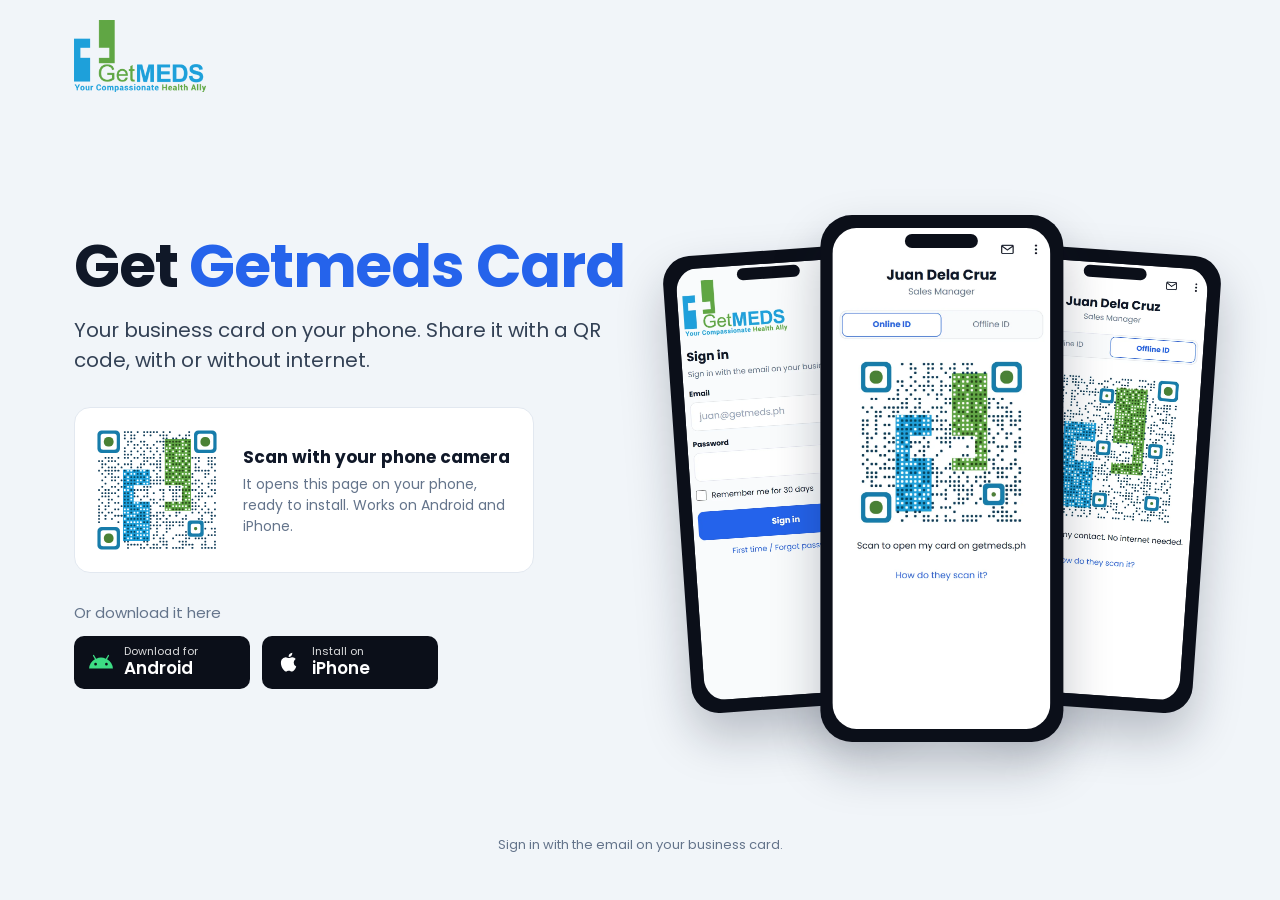
<file: web/index.html>
<!doctype html>
<html lang="en">
<head>
  <meta charset="utf-8">
  <meta name="viewport" content="width=device-width, initial-scale=1, viewport-fit=cover">
  <title>Get Getmeds Card</title>
  <meta name="description" content="Your Getmeds business card on your phone. Download for Android or install on iPhone.">
  <meta name="theme-color" content="#F1F5F9">
  <link rel="manifest" href="manifest.webmanifest">
  <link rel="icon" type="image/png" sizes="192x192" href="img/icon-192.png">
  <link rel="apple-touch-icon" href="img/apple-touch-icon.png">
  <link rel="stylesheet" href="css/styles.css">
  <script>
    // Opened from the home screen: this is the installed app, so skip the
    // download page and go straight in.
    if (navigator.standalone === true || matchMedia("(display-mode: standalone)").matches) location.replace("app.html");
  </script>
  <script src="vendor/qrcode.js" defer></script>
  <style>
    body { background: #f1f5f9; }

    .page {
      min-height: 100dvh;
      max-width: 1180px;
      margin: 0 auto;
      padding: calc(20px + env(safe-area-inset-top)) 24px calc(32px + env(safe-area-inset-bottom));
      display: flex;
      flex-direction: column;
    }
    .brand { width: 132px; height: auto; display: block; }

    .hero {
      flex: 1;
      display: grid;
      grid-template-columns: 1fr;
      gap: 8px;
      align-items: center;
      align-content: start;
      margin-top: 24px;
    }

    .copy h1 { margin: 0; font-size: clamp(34px, 9vw, 60px); line-height: 1.08; letter-spacing: -0.02em; }
    .copy h1 span { color: var(--brand); }
    .lead { margin: 16px 0 0; font-size: clamp(16px, 4.2vw, 20px); line-height: 1.5; color: #334155; max-width: 30em; }

    /* Phones: one big button for this phone. */
    .cta { margin-top: 28px; }
    .cta .button { min-height: 60px; font-size: 17px; border-radius: 14px; margin-top: 0; box-shadow: 0 8px 20px rgb(37 99 235 / 25%); }
    .cta .button svg { width: 22px; height: 22px; }
    .cta-note { margin: 12px 0 0; font-size: 14px; color: var(--muted); line-height: 1.5; text-align: center; }
    .other { display: block; margin-top: 4px; text-align: center; text-decoration: none; }

    /* Computers: scan to open on your phone. */
    .scan { display: flex; align-items: center; gap: 20px; margin-top: 32px; padding: 16px; background: #fff; border: 1px solid var(--line); border-radius: 16px; max-width: 460px; }
    .scan canvas { flex: none; }
    .scan b { display: block; font-size: 17px; }
    .scan p { margin: 4px 0 0; font-size: 14px; color: var(--muted); line-height: 1.5; }

    .badges-title { margin: 28px 0 12px; font-size: 15px; color: var(--muted); }
    .badges { display: flex; flex-wrap: wrap; gap: 12px; }
    .badge {
      display: inline-flex;
      align-items: center;
      gap: 10px;
      min-width: 176px;
      padding: 9px 18px 9px 14px;
      color: #fff;
      text-decoration: none;
      background: #0b0f19;
      border-radius: 10px;
      cursor: pointer;
    }
    .badge:hover { background: #1e293b; }
    .badge svg { width: 26px; height: 26px; flex: none; }
    .badge small { display: block; font-size: 11px; line-height: 1.2; opacity: 0.85; }
    .badge strong { display: block; font-size: 17px; font-weight: 600; line-height: 1.25; }

    /* Three phones showing the real app. */
    .phones { position: relative; height: clamp(340px, 100vw, 560px); max-width: 560px; width: 100%; margin: 0 auto; }
    .phone {
      position: absolute;
      bottom: 0;
      width: 46%;
      aspect-ratio: 390 / 844;
      padding: 2.4%;
      background: #0b0f19;
      border-radius: 13% / 6%;
      box-shadow: 0 24px 48px rgb(15 23 42 / 25%);
    }
    .phone img { display: block; width: 100%; height: 100%; object-fit: cover; border-radius: 11% / 5.2%; background: #fff; }
    .phone::before { content: ""; position: absolute; top: 3.6%; left: 50%; width: 30%; height: 2.6%; transform: translateX(-50%); background: #0b0f19; border-radius: 99px; z-index: 1; }
    .phone.left { left: 0; bottom: 6%; transform: rotate(-4deg); width: 40%; }
    .phone.right { right: 0; bottom: 6%; transform: rotate(4deg); width: 40%; }
    .phone.middle { left: 50%; transform: translateX(-50%); z-index: 2; }

    .foot { margin-top: 28px; font-size: 13px; color: var(--muted); text-align: center; }

    /* The phone you're on decides what shows. */
    body:not(.desktop) .desktop-only,
    body.desktop .phone-only { display: none !important; }

    @media (min-width: 900px) {
      .hero { grid-template-columns: 1.05fr 1fr; gap: 48px; align-content: center; }
      .phones { height: 560px; }
    }
  </style>
</head>
<body>
<div class="page">
  <img class="brand" src="img/getmeds_logo.png" alt="Getmeds" width="132" height="72">

  <main class="hero">
    <section class="copy">
      <h1>Get <span>Getmeds Card</span></h1>
      <p class="lead">Your business card on your phone. Share it with a QR code, with or without internet.</p>

      <!-- On a phone: one tap for that phone; the other one is a small link. -->
      <div class="cta phone-only">
        <a id="ctaAndroid" class="button" href="#" hidden>
          <svg viewBox="0 0 24 24" fill="none" stroke="currentColor" stroke-width="2.2" stroke-linecap="round" stroke-linejoin="round" aria-hidden="true"><path d="M12 3v12M7 10l5 5 5-5M5 21h14"/></svg>
          Download for Android
        </a>
        <a id="ctaIphone" class="button" href="app.html" hidden>
          <svg viewBox="0 0 24 24" fill="currentColor" aria-hidden="true"><path d="M16.37 12.6c-.02-2.2 1.8-3.26 1.88-3.31a4.05 4.05 0 0 0-3.18-1.72c-1.35-.14-2.64.8-3.33.8-.69 0-1.74-.78-2.87-.76a4.25 4.25 0 0 0-3.59 2.18c-1.54 2.66-.39 6.6 1.1 8.76.73 1.06 1.6 2.24 2.73 2.2 1.1-.05 1.51-.71 2.84-.71 1.32 0 1.7.71 2.86.69 1.18-.02 1.93-1.07 2.65-2.13a9.4 9.4 0 0 0 1.2-2.47 3.82 3.82 0 0 1-2.29-3.5zM14.2 6.12a3.8 3.8 0 0 0 .87-2.75 3.9 3.9 0 0 0-2.52 1.3 3.63 3.63 0 0 0-.9 2.65 3.23 3.23 0 0 0 2.55-1.2z"/></svg>
          Install on iPhone
        </a>
        <p id="ctaNote" class="cta-note"></p>
        <a id="ctaOther" class="text-button other" href="#"></a>
      </div>

      <!-- On a computer: scan to open this page on the phone. -->
      <div class="scan desktop-only">
        <canvas id="pageQr" role="img" aria-label="QR code that opens this page on your phone"></canvas>
        <div>
          <b>Scan with your phone camera</b>
          <p>It opens this page on your phone, ready to install. Works on Android and iPhone.</p>
        </div>
      </div>

      <p class="badges-title desktop-only">Or download it here</p>
      <div class="badges desktop-only">
        <a id="badgeAndroid" class="badge" href="#">
          <svg viewBox="0 0 24 24" fill="#3DDC84" aria-hidden="true"><path d="M17.6 9.48l1.84-3.18c.16-.31.04-.69-.26-.85a.637.637 0 0 0-.83.22l-1.88 3.24a11.43 11.43 0 0 0-8.94 0L5.65 5.67a.643.643 0 0 0-.87-.2c-.28.18-.37.54-.22.83L6.4 9.48A10.78 10.78 0 0 0 1 18h22a10.78 10.78 0 0 0-5.4-8.52zM7 15.25a1.25 1.25 0 1 1 0-2.5 1.25 1.25 0 0 1 0 2.5zm10 0a1.25 1.25 0 1 1 0-2.5 1.25 1.25 0 0 1 0 2.5z"/></svg>
          <span><small>Download for</small><strong>Android</strong></span>
        </a>
        <a class="badge" href="app.html">
          <svg viewBox="0 0 24 24" fill="#fff" aria-hidden="true"><path d="M16.37 12.6c-.02-2.2 1.8-3.26 1.88-3.31a4.05 4.05 0 0 0-3.18-1.72c-1.35-.14-2.64.8-3.33.8-.69 0-1.74-.78-2.87-.76a4.25 4.25 0 0 0-3.59 2.18c-1.54 2.66-.39 6.6 1.1 8.76.73 1.06 1.6 2.24 2.73 2.2 1.1-.05 1.51-.71 2.84-.71 1.32 0 1.7.71 2.86.69 1.18-.02 1.93-1.07 2.65-2.13a9.4 9.4 0 0 0 1.2-2.47 3.82 3.82 0 0 1-2.29-3.5zM14.2 6.12a3.8 3.8 0 0 0 .87-2.75 3.9 3.9 0 0 0-2.52 1.3 3.63 3.63 0 0 0-.9 2.65 3.23 3.23 0 0 0 2.55-1.2z"/></svg>
          <span><small>Install on</small><strong>iPhone</strong></span>
        </a>
      </div>
    </section>

    <!-- The real app: sign in, Online ID and Offline ID. -->
    <section class="phones" aria-label="Getmeds Card screens">
      <div class="phone left"><img src="img/screens/login.webp" alt="Sign-in screen" loading="lazy"></div>
      <div class="phone right"><img src="img/screens/offline.webp" alt="Offline ID QR code" loading="lazy"></div>
      <div class="phone middle"><img src="img/screens/online.webp" alt="Online ID QR code"></div>
    </section>
  </main>

  <p class="foot">Sign in with the email on your business card.</p>
</div>

<script type="module">
  import { APK_URL } from "./js/config.js";
  import { drawBranded } from "./js/qr.js";

  const $ = (id) => document.getElementById(id);
  const ua = navigator.userAgent;
  const ios = /iPhone|iPad|iPod/.test(ua) || (navigator.platform === "MacIntel" && navigator.maxTouchPoints > 1);
  const android = /Android/.test(ua);

  $("badgeAndroid").href = APK_URL;

  if (android) {
    // One tap: the APK starts downloading straight away.
    $("ctaAndroid").href = APK_URL;
    $("ctaAndroid").hidden = false;
    $("ctaNote").textContent = "When it's downloaded, open it and tap Install.";
    $("ctaOther").textContent = "On an iPhone? Install it here";
    $("ctaOther").href = "app.html";
  } else if (ios) {
    // Opens the app, which shows the Add to Home Screen steps right there.
    $("ctaIphone").hidden = false;
    $("ctaNote").textContent = "Free, no App Store needed. Takes 3 taps.";
    $("ctaOther").textContent = "On Android? Download the app";
    $("ctaOther").href = APK_URL;
  } else {
    document.body.classList.add("desktop");
    const logo = new Image();
    logo.onload = () => {
      const draw = () => (window.qrcode ? drawBranded($("pageQr"), location.href.split("#")[0], 132, logo, "H") : setTimeout(draw, 50));
      draw();
    };
    logo.src = "img/getmeds_mark.png";
  }

  if ("serviceWorker" in navigator) navigator.serviceWorker.register("sw.js").catch(() => {});
</script>
</body>
</html>
</file>
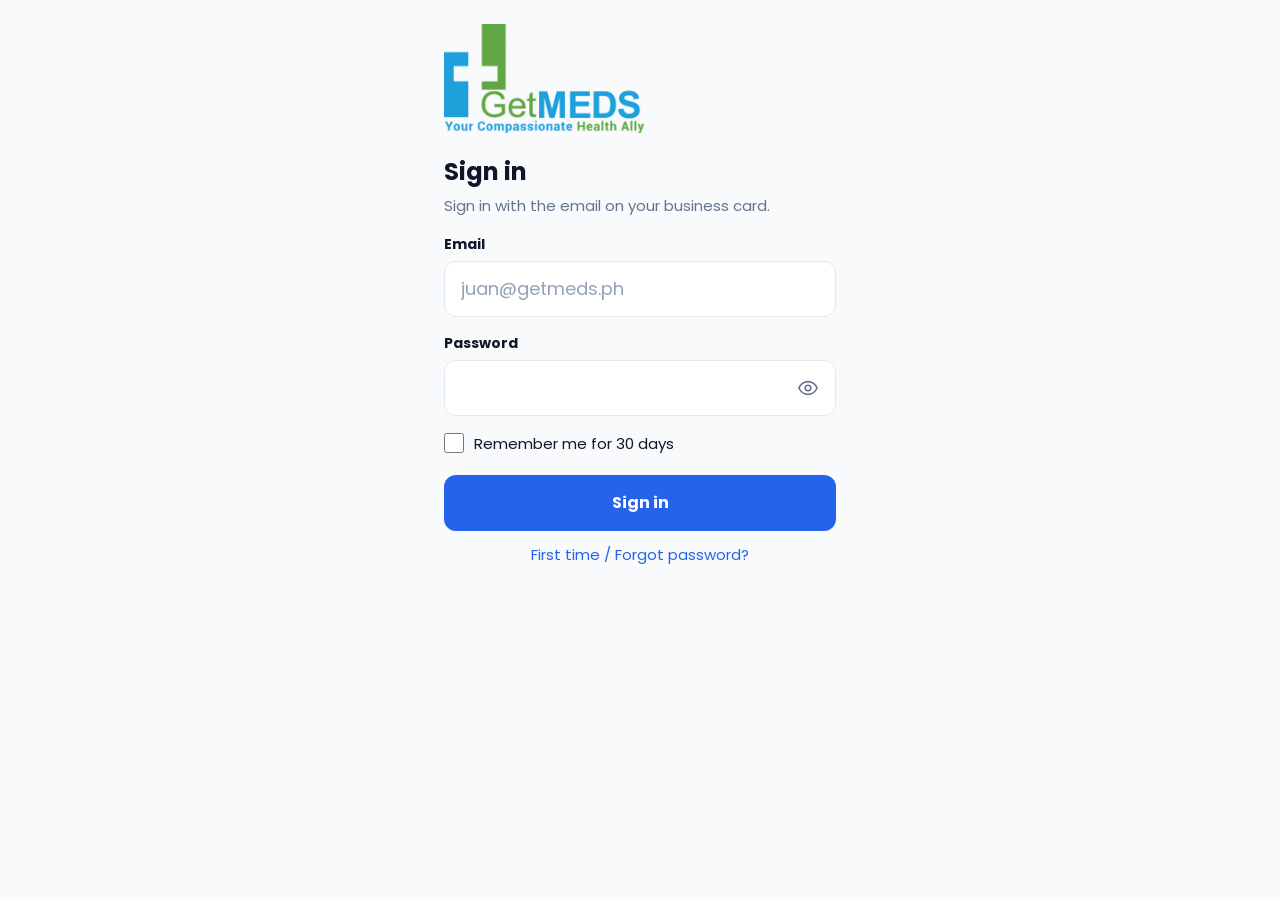
<file: web/app.html>
<!doctype html>
<html lang="en">
<head>
  <meta charset="utf-8">
  <meta name="viewport" content="width=device-width, initial-scale=1, viewport-fit=cover">
  <title>Getmeds Card</title>
  <meta name="theme-color" content="#F8FAFC">
  <meta name="apple-mobile-web-app-capable" content="yes">
  <meta name="mobile-web-app-capable" content="yes">
  <meta name="apple-mobile-web-app-title" content="Getmeds Card">
  <meta name="apple-mobile-web-app-status-bar-style" content="default">
  <link rel="manifest" href="manifest.webmanifest">
  <link rel="icon" type="image/png" sizes="192x192" href="img/icon-192.png">
  <link rel="apple-touch-icon" href="img/apple-touch-icon.png">
  <link rel="stylesheet" href="css/styles.css">
  <script src="vendor/qrcode.js" defer></script>
  <script type="module" src="js/app.js"></script>
</head>
<body>

<!-- Same screens as the Android app: sign in, the QR, and Contact us.
     Phone-tap (NFC) sharing is Android only; here it's the QR. -->

<!-- ── iPhone, opened in the browser: how to add it to the home screen ─── -->
<main id="install" class="screen install" hidden>
  <img class="install-icon" src="img/apple-touch-icon.png" alt="" width="88" height="88">
  <h1>Add Getmeds Card to your Home Screen</h1>
  <p class="body">Then it opens like an app, with one tap, and works offline.</p>

  <ol class="install-steps">
    <li>
      <span class="step-num">1</span>
      <span>Tap <b>Share</b>
        <svg class="inline-icon" viewBox="0 0 24 24" fill="none" stroke="currentColor" stroke-width="2" stroke-linecap="round" stroke-linejoin="round" aria-label="Share"><path d="M12 3v12M8 7l4-4 4 4"/><path d="M6 11H5a1 1 0 0 0-1 1v8a1 1 0 0 0 1 1h14a1 1 0 0 0 1-1v-8a1 1 0 0 0-1-1h-1"/></svg>
        <span id="shareWhere">at the bottom of the screen</span></span>
    </li>
    <li>
      <span class="step-num">2</span>
      <span>Scroll down and tap <b>Add to Home Screen</b>
        <svg class="inline-icon" viewBox="0 0 24 24" fill="none" stroke="currentColor" stroke-width="2" stroke-linecap="round" stroke-linejoin="round" aria-hidden="true"><rect x="3.5" y="3.5" width="17" height="17" rx="4"/><path d="M12 8v8M8 12h8"/></svg></span>
    </li>
    <li>
      <span class="step-num">3</span>
      <span>Tap <b>Add</b>, then open <b>Getmeds Card</b> from your Home Screen</span>
    </li>
  </ol>

  <div class="center"><button id="useInBrowser" class="text-button" type="button">Use it in the browser instead</button></div>

  <!-- Points at where the Share button is in this browser. -->
  <div id="shareArrow" class="share-arrow" aria-hidden="true">
    <svg viewBox="0 0 24 24" fill="none" stroke="currentColor" stroke-width="2.4" stroke-linecap="round" stroke-linejoin="round"><path d="M12 4v16M6 14l6 6 6-6"/></svg>
  </div>
</main>

<!-- ── Sign in / set password (LoginActivity) ─────────────────────────── -->
<main id="login" class="screen" hidden>
  <img class="logo" src="img/getmeds_logo.png" alt="Getmeds" width="200" height="109">
  <h1 id="loginHeading">Sign in</h1>
  <p id="loginSubtitle" class="body">Sign in with the email on your business card.</p>

  <form id="loginForm" novalidate>
    <!-- Sign in, and step 1 of setting a password: the email. -->
    <div id="stepEmail" style="margin-top:16px">
      <label for="email">Email</label>
      <input id="email" class="field" type="email" inputmode="email" autocomplete="username" maxlength="254" placeholder="juan@getmeds.ph" autocapitalize="off" spellcheck="false">

      <div id="passwordGroup">
        <label for="password">Password</label>
        <div class="password">
          <input id="password" class="field" type="password" autocomplete="current-password" maxlength="128">
          <button type="button" class="icon-button eye" data-toggle="password" aria-label="Show password"></button>
        </div>
      </div>
    </div>

    <!-- Step 2 of setting a password: code from the email + the new password. -->
    <div id="stepCode" hidden style="margin-top:16px">
      <label for="code">Code from the email</label>
      <input id="code" class="field code-field" inputmode="numeric" autocomplete="one-time-code" maxlength="6" placeholder="6-digit code">

      <label for="newPassword">New password</label>
      <div class="password">
        <input id="newPassword" class="field" type="password" autocomplete="new-password" maxlength="128" placeholder="At least 8 characters">
        <button type="button" class="icon-button eye" data-toggle="newPassword" aria-label="Show password"></button>
      </div>

      <label for="confirmPassword">Type it again</label>
      <div class="password">
        <input id="confirmPassword" class="field" type="password" autocomplete="new-password" maxlength="128">
        <button type="button" class="icon-button eye" data-toggle="confirmPassword" aria-label="Show password"></button>
      </div>
    </div>

    <label class="check" id="rememberRow"><input id="remember" type="checkbox"> Remember me for 30 days</label>

    <button id="primary" class="button" type="submit">Sign in</button>
  </form>

  <div id="loginProgress" class="spinner" hidden></div>
  <p id="loginError" class="error" role="alert" hidden></p>

  <div class="center"><button id="switchMode" class="text-button" type="button">First time / Forgot password?</button></div>

  <div class="install-hint" data-install-hint hidden></div>
</main>

<!-- ── The QR (ShareActivity) ─────────────────────────────────────────── -->
<main id="share" class="screen white" hidden>
  <div class="topbar">
    <button id="contactUs" class="icon-button" type="button" aria-label="Contact us">
      <svg viewBox="0 0 24 24" fill="none" stroke="currentColor" stroke-width="1.8" stroke-linecap="round" stroke-linejoin="round"><path d="M4 5h16a1.5 1.5 0 0 1 1.5 1.5v11a1.5 1.5 0 0 1-1.5 1.5H4a1.5 1.5 0 0 1-1.5-1.5v-11A1.5 1.5 0 0 1 4 5z"/><path d="M3 6.5l9 6.5 9-6.5"/></svg>
    </button>
    <button id="menu" class="icon-button" type="button" aria-label="Menu">
      <svg viewBox="0 0 24 24" fill="currentColor"><circle cx="12" cy="5.5" r="1.8"/><circle cx="12" cy="12" r="1.8"/><circle cx="12" cy="18.5" r="1.8"/></svg>
    </button>
  </div>

  <h1 id="name" class="center name"></h1>
  <p id="jobTitle" class="body center" style="margin-top:2px"></p>

  <p id="notice" class="notice" hidden>Your card has no link yet, so it can't be shared. Ask the admin to set it in the Studio.</p>

  <!-- How the QR shares: the website card (default) or the contact itself. -->
  <div class="segment" role="group" aria-label="Share as">
    <button id="modeWebsite" type="button" aria-pressed="true">Online ID</button>
    <button id="modeDirect" type="button" aria-pressed="false">Offline ID</button>
  </div>

  <!-- The point of the app: the other person scans this. -->
  <canvas id="qr" class="qr" role="img" aria-label="QR code to scan"></canvas>
  <p id="scanLine" class="scan-line"></p>
  <div class="center"><button id="howToScan" class="text-button" type="button">How do they scan it?</button></div>

  <div class="install-hint" data-install-hint hidden></div>
</main>

<!-- ── Contact us (SupportActivity) ───────────────────────────────────── -->
<main id="support" class="screen" hidden>
  <div class="back-row">
    <button id="supportBack" class="icon-button" type="button" aria-label="Back">
      <svg viewBox="0 0 24 24" fill="none" stroke="currentColor" stroke-width="2" stroke-linecap="round" stroke-linejoin="round"><path d="M19 12H5M11 6l-6 6 6 6"/></svg>
    </button>
    <h1>Contact us</h1>
  </div>
  <p id="ticketIntro" class="body" style="margin-top:12px"></p>

  <form id="ticketForm" novalidate>
    <label for="topic">What's it about?</label>
    <select id="topic" class="field">
      <!-- Same list and order as TICKET_TOPICS in getmeds_backend card_service.py. -->
      <option>Can't sign in</option>
      <option>QR or tap not working</option>
      <option>Wrong details on my card</option>
      <option>Other</option>
    </select>

    <label for="message">Message</label>
    <textarea id="message" class="field" maxlength="5000" placeholder="Tell us what happened and what you expected."></textarea>

    <span class="label">Attachments (optional)</span>
    <p class="hint">Screenshots, photos or PDFs that show the problem. Up to 5.</p>
    <div id="files" class="files"></div>
    <input id="fileInput" type="file" accept="image/*,application/pdf" multiple hidden>
    <button id="addFile" class="button secondary" type="button" style="margin-top:12px">Add attachment</button>

    <button id="sendTicket" class="button" type="submit">Send ticket</button>
  </form>
  <div id="ticketProgress" class="spinner" hidden></div>
  <p id="ticketError" class="error" role="alert" hidden></p>
</main>

<!-- ── Edit my details (ProfileActivity) ────────────────────────────── -->
<main id="profile" class="screen" hidden>
  <div class="back-row">
    <button id="profileBack" class="icon-button" type="button" aria-label="Back">
      <svg viewBox="0 0 24 24" fill="none" stroke="currentColor" stroke-width="2" stroke-linecap="round" stroke-linejoin="round"><path d="M19 12H5M11 6l-6 6 6 6"/></svg>
    </button>
    <h1>Edit my details</h1>
  </div>
  <p id="profileIntro" class="body" style="margin-top:12px"></p>

  <!-- Fields the backend doesn't list in profileFields are hidden in app.js. -->
  <form id="profileForm" novalidate>
    <div data-field="fullName"><label for="pf-fullName">Full name</label>
      <input id="pf-fullName" class="field" maxlength="100" autocomplete="name" autocapitalize="words"></div>
    <div data-field="jobTitle"><label for="pf-jobTitle">Job title</label>
      <input id="pf-jobTitle" class="field" maxlength="120" autocapitalize="words"></div>
    <div data-field="mobile"><label for="pf-mobile">Mobile</label>
      <input id="pf-mobile" class="field" type="tel" maxlength="40" autocomplete="tel"></div>
    <div data-field="otherMobiles"><label for="pf-otherMobiles">Other mobile numbers</label>
      <textarea id="pf-otherMobiles" class="field short" maxlength="200" inputmode="tel" placeholder="One number per line"></textarea></div>
    <div data-field="officePhone"><label for="pf-officePhone">Office phone</label>
      <input id="pf-officePhone" class="field" type="tel" maxlength="40"></div>
    <div data-field="whatsapp"><label for="pf-whatsapp">WhatsApp number</label>
      <input id="pf-whatsapp" class="field" type="tel" maxlength="40" placeholder="Leave empty to use your mobile"></div>
    <div data-field="viber"><label for="pf-viber">Viber number</label>
      <input id="pf-viber" class="field" type="tel" maxlength="40" placeholder="Leave empty to use your mobile"></div>
    <div data-field="wechatId"><label for="pf-wechatId">WeChat ID</label>
      <input id="pf-wechatId" class="field" maxlength="40" autocapitalize="off" spellcheck="false"></div>

    <button id="saveProfile" class="button" type="submit">Save</button>
  </form>
  <div id="profileProgress" class="spinner" hidden></div>
  <p id="profileError" class="error" role="alert" hidden></p>
</main>

<!-- One pop-up for every message, like AlertDialog. -->
<dialog id="dialog">
  <h2 id="dialogTitle"></h2>
  <p id="dialogBody"></p>
  <div id="dialogList" class="menu-list"></div>
  <div id="dialogActions" class="actions"></div>
</dialog>

</body>
</html>
</file>
<file: web/css/styles.css>
/* Same palette and type as the Android app (res/values/colors.xml, themes.xml). */

@font-face { font-family: Poppins; font-weight: 400; font-display: swap; src: url("../fonts/poppins_regular.ttf") format("truetype"); }
@font-face { font-family: Poppins; font-weight: 500; font-display: swap; src: url("../fonts/poppins_medium.ttf") format("truetype"); }
@font-face { font-family: Poppins; font-weight: 600; font-display: swap; src: url("../fonts/poppins_semibold.ttf") format("truetype"); }
@font-face { font-family: Poppins; font-weight: 700; font-display: swap; src: url("../fonts/poppins_bold.ttf") format("truetype"); }

:root {
  --brand: #2563eb;
  --brand-dark: #1d4ed8;
  --brand-soft: #eff6ff;
  --ink: #101828;
  --muted: #64748b;
  --line: #e2e8f0;
  --surface: #f8fafc;
  --success: #10b981;
  --danger: #dc2626;
  --warning-soft: #fef3c7;
  --warning-ink: #92400e;
}

* { box-sizing: border-box; }

html { -webkit-text-size-adjust: 100%; }

body {
  margin: 0;
  min-height: 100dvh;
  font-family: Poppins, system-ui, -apple-system, "Segoe UI", sans-serif;
  color: var(--ink);
  background: var(--surface);
  -webkit-tap-highlight-color: transparent;
}

[hidden] { display: none !important; }

.screen {
  max-width: 440px;
  margin: 0 auto;
  padding: calc(24px + env(safe-area-inset-top)) 24px calc(24px + env(safe-area-inset-bottom));
}

.screen.white { background: #fff; min-height: 100dvh; }

.logo { width: 200px; height: auto; display: block; }

h1 { font-size: 24px; font-weight: 700; margin: 24px 0 0; line-height: 1.25; }

.body { font-size: 15px; color: var(--muted); line-height: 1.5; margin: 8px 0 0; }

label, .label { display: block; font-size: 14px; font-weight: 700; margin: 16px 0 6px; }

.field {
  width: 100%;
  height: 56px;
  padding: 0 16px;
  font: inherit;
  font-size: 18px;
  color: var(--ink);
  background: #fff;
  border: 1px solid var(--line);
  border-radius: 12px;
  outline: none;
  -webkit-appearance: none;
  appearance: none;
}
.field:focus { border: 2px solid var(--brand); padding: 0 15px; }
.field::placeholder { color: #94a3b8; }
textarea.field { height: 140px; padding: 14px 16px; resize: vertical; font-size: 16px; line-height: 1.4; }
textarea.field:focus { padding: 13px 15px; }
textarea.field.short { height: 88px; }
select.field { font-size: 16px; background: #fff url("data:image/svg+xml,%3Csvg xmlns='http://www.w3.org/2000/svg' width='20' height='20' viewBox='0 0 24 24' fill='none' stroke='%2364748b' stroke-width='2' stroke-linecap='round' stroke-linejoin='round'%3E%3Cpath d='M6 9l6 6 6-6'/%3E%3C/svg%3E") no-repeat right 14px center; }
.code-field { letter-spacing: 0.3em; }

/* Password box with a show/hide eye on the right. */
.password { position: relative; }
.password .field { padding-right: 52px; }
.password .field:focus { padding-right: 51px; }
.password .eye { position: absolute; right: 4px; top: 4px; }

.icon-button {
  width: 48px;
  height: 48px;
  display: inline-grid;
  place-items: center;
  border: 0;
  border-radius: 24px;
  background: transparent;
  color: var(--ink);
  cursor: pointer;
}
.icon-button:active { background: var(--line); }
.icon-button svg { width: 24px; height: 24px; }

.button {
  display: flex;
  align-items: center;
  justify-content: center;
  gap: 10px;
  width: 100%;
  min-height: 56px;
  margin-top: 20px;
  padding: 0 16px;
  font: inherit;
  font-size: 16px;
  font-weight: 700;
  color: #fff;
  text-decoration: none;
  background: var(--brand);
  border: 0;
  border-radius: 12px;
  cursor: pointer;
}
.button:active { background: var(--brand-dark); }
.button:disabled { background: #93b4f5; cursor: default; }
.button.secondary { color: var(--brand); background: #fff; border: 1px solid var(--brand); }
.button.secondary:active { background: var(--brand-soft); }

.text-button {
  display: inline-block;
  min-height: 48px;
  padding: 12px;
  font: inherit;
  font-size: 15px;
  color: var(--brand);
  background: none;
  border: 0;
  cursor: pointer;
}

.check { display: flex; align-items: center; gap: 10px; margin-top: 16px; font-size: 15px; font-weight: 400; }
.check input { width: 20px; height: 20px; margin: 0; accent-color: var(--brand); }

.error { margin-top: 16px; font-size: 14px; color: var(--danger); line-height: 1.45; }

.notice {
  margin-top: 16px;
  padding: 12px;
  font-size: 14px;
  line-height: 1.45;
  color: var(--warning-ink);
  background: var(--warning-soft);
  border-radius: 12px;
}

.spinner {
  width: 28px;
  height: 28px;
  margin: 16px auto 0;
  border: 3px solid var(--line);
  border-top-color: var(--brand);
  border-radius: 50%;
  animation: spin 0.8s linear infinite;
}
@keyframes spin { to { transform: rotate(360deg); } }

/* Share screen */
.topbar { display: flex; justify-content: flex-end; height: 48px; margin: -12px -12px 0 0; }
.center { text-align: center; }
.name { margin-top: 4px; }

.segment {
  display: flex;
  height: 48px;
  margin-top: 20px;
  padding: 3px;
  background: var(--surface);
  border: 1px solid var(--line);
  border-radius: 12px;
}
.segment button {
  flex: 1;
  font: inherit;
  font-size: 14px;
  color: var(--muted);
  background: none;
  border: 1px solid transparent;
  border-radius: 9px;
  cursor: pointer;
}
.segment button[aria-pressed="true"] { color: var(--brand); font-weight: 700; background: #fff; border-color: var(--brand); }

.qr { display: block; margin: 24px auto 0; }
.scan-line { margin-top: 12px; font-size: 15px; text-align: center; }

/* "Add to Home Screen" hint for iPhone Safari */
.install-hint {
  display: flex;
  gap: 12px;
  align-items: flex-start;
  margin-top: 20px;
  padding: 12px 14px;
  font-size: 14px;
  line-height: 1.45;
  background: var(--brand-soft);
  border-radius: 12px;
}
.install-hint svg { flex: none; width: 22px; height: 22px; color: var(--brand); margin-top: 1px; }
.install-hint button { margin-left: auto; flex: none; width: 32px; height: 32px; }

/* iPhone in the browser: Add to Home Screen steps */
.install { padding-bottom: calc(110px + env(safe-area-inset-bottom)); }
.install-icon { display: block; width: 88px; height: 88px; margin-top: 12px; border-radius: 20px; box-shadow: 0 10px 24px rgb(37 99 235 / 25%); }
.install-steps { list-style: none; margin: 24px 0 8px; padding: 0; display: grid; gap: 12px; }
.install-steps li {
  display: flex;
  align-items: center;
  gap: 14px;
  padding: 14px 16px;
  font-size: 16px;
  line-height: 1.45;
  background: #fff;
  border: 1px solid var(--line);
  border-radius: 14px;
}
.step-num {
  flex: none;
  display: grid;
  place-items: center;
  width: 30px;
  height: 30px;
  font-size: 15px;
  font-weight: 700;
  color: #fff;
  background: var(--brand);
  border-radius: 50%;
}
.inline-icon { display: inline-block; width: 20px; height: 20px; vertical-align: -4px; color: var(--brand); }
.share-arrow {
  position: fixed;
  left: 50%;
  bottom: calc(8px + env(safe-area-inset-bottom));
  width: 44px;
  height: 44px;
  margin-left: -22px;
  color: var(--brand);
  animation: nudge 1.2s ease-in-out infinite;
}
.share-arrow.top { top: calc(4px + env(safe-area-inset-top)); bottom: auto; left: auto; right: 14px; transform: rotate(180deg); animation-name: nudge-up; }
.share-arrow svg { width: 100%; height: 100%; }
@keyframes nudge { 50% { transform: translateY(8px); } }
@keyframes nudge-up { 0%, 100% { transform: rotate(180deg); } 50% { transform: rotate(180deg) translateY(8px); } }

/* Pop-ups */
dialog {
  width: min(92vw, 400px);
  padding: 24px;
  color: var(--ink);
  border: 0;
  border-radius: 16px;
  box-shadow: 0 20px 50px rgb(16 24 40 / 25%);
}
dialog::backdrop { background: rgb(16 24 40 / 45%); }
dialog h2 { margin: 0 0 12px; font-size: 19px; font-weight: 700; }
dialog p { margin: 0; font-size: 15px; line-height: 1.55; white-space: pre-line; color: #334155; }
dialog .actions { display: flex; justify-content: flex-end; gap: 4px; margin: 16px -12px -12px 0; }
dialog .actions .text-button { font-weight: 600; }

.menu-list { display: grid; margin: 0 -24px -12px; }
.menu-list button {
  padding: 14px 24px;
  font: inherit;
  font-size: 16px;
  text-align: left;
  color: var(--ink);
  background: none;
  border: 0;
  cursor: pointer;
}
.menu-list button:active { background: var(--surface); }
.menu-list button.selected { color: var(--brand); font-weight: 600; }
.menu-list small { display: block; font-size: 13px; color: var(--muted); font-weight: 400; }

/* Contact us */
.back-row { display: flex; align-items: center; gap: 4px; margin: -12px 0 0 -12px; }
.back-row h1 { margin: 0; font-size: 20px; }
.files { display: grid; gap: 8px; margin-top: 8px; }
.file {
  display: flex;
  align-items: center;
  gap: 8px;
  padding: 4px 4px 4px 14px;
  font-size: 14px;
  background: #fff;
  border: 1px solid var(--line);
  border-radius: 12px;
}
.file span { flex: 1; overflow: hidden; text-overflow: ellipsis; white-space: nowrap; }
.hint { font-size: 13px; color: var(--muted); margin: 4px 0 0; line-height: 1.45; }
</file>
